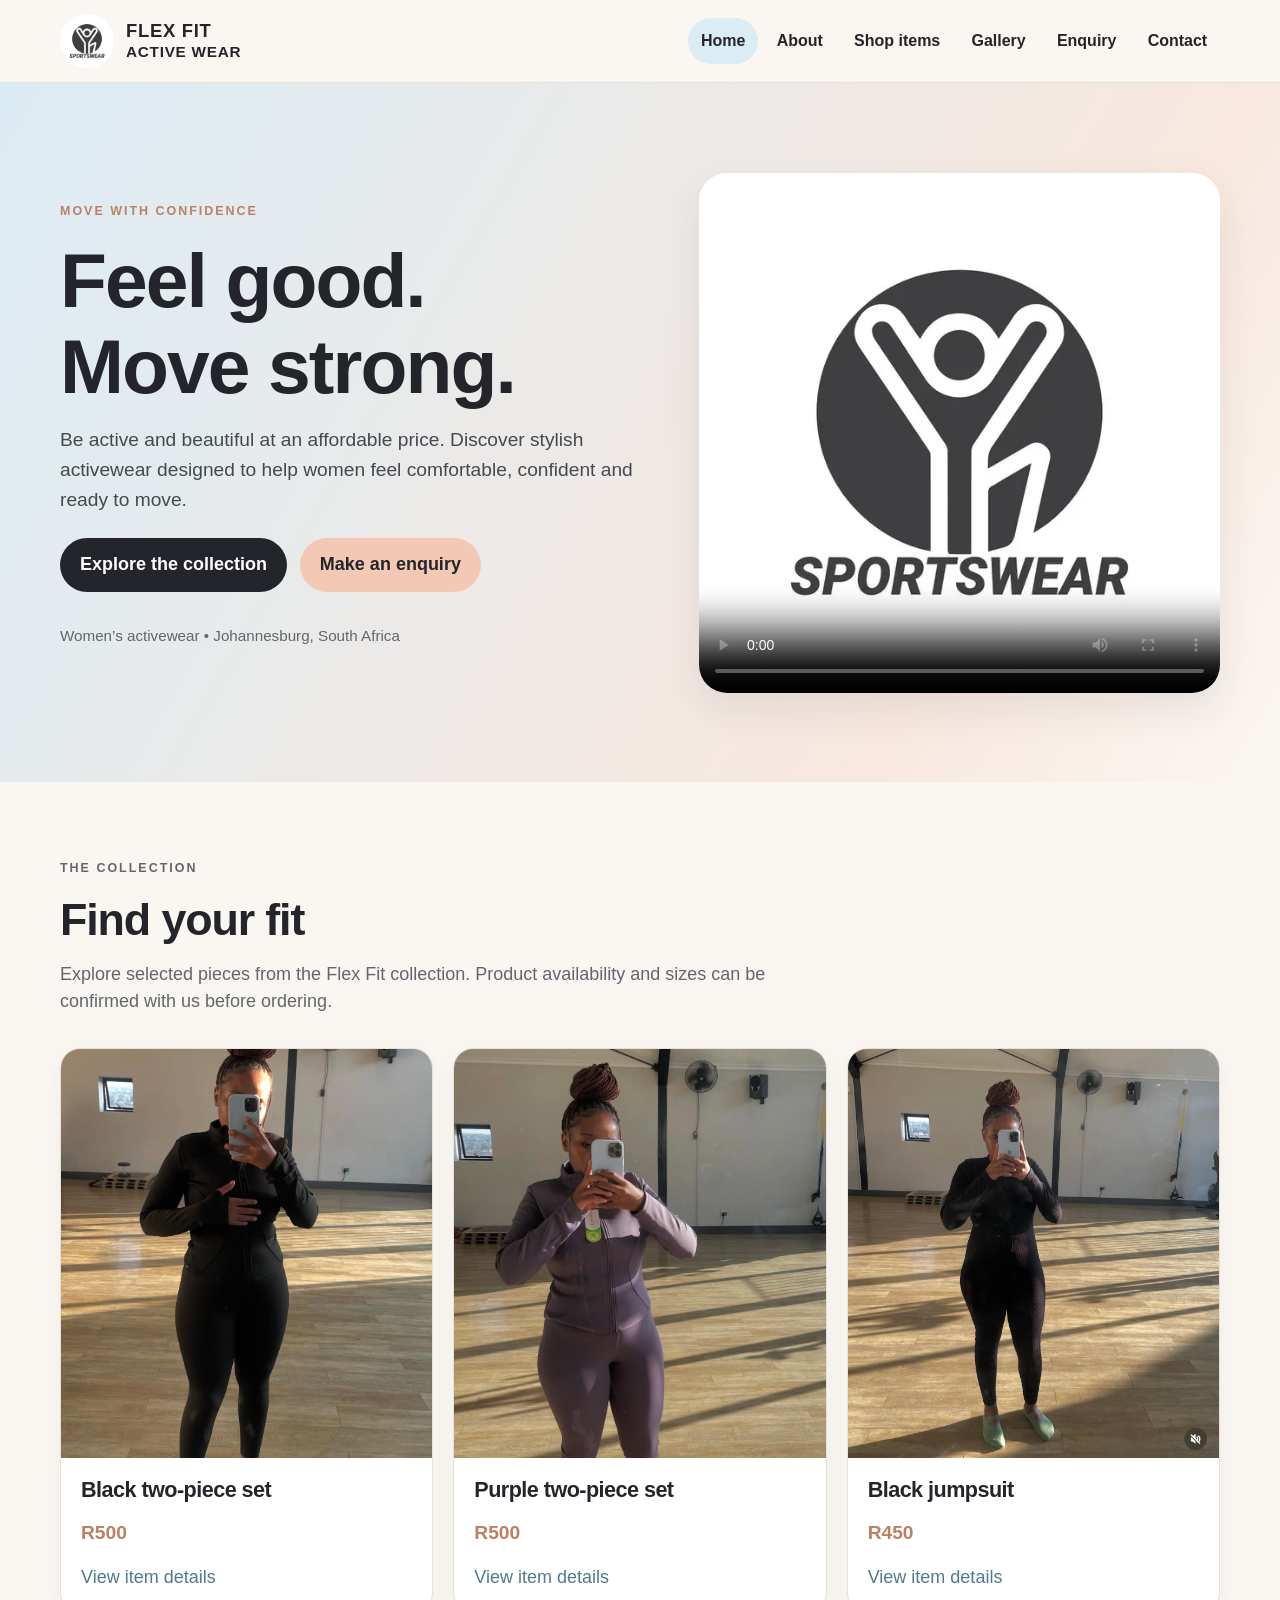
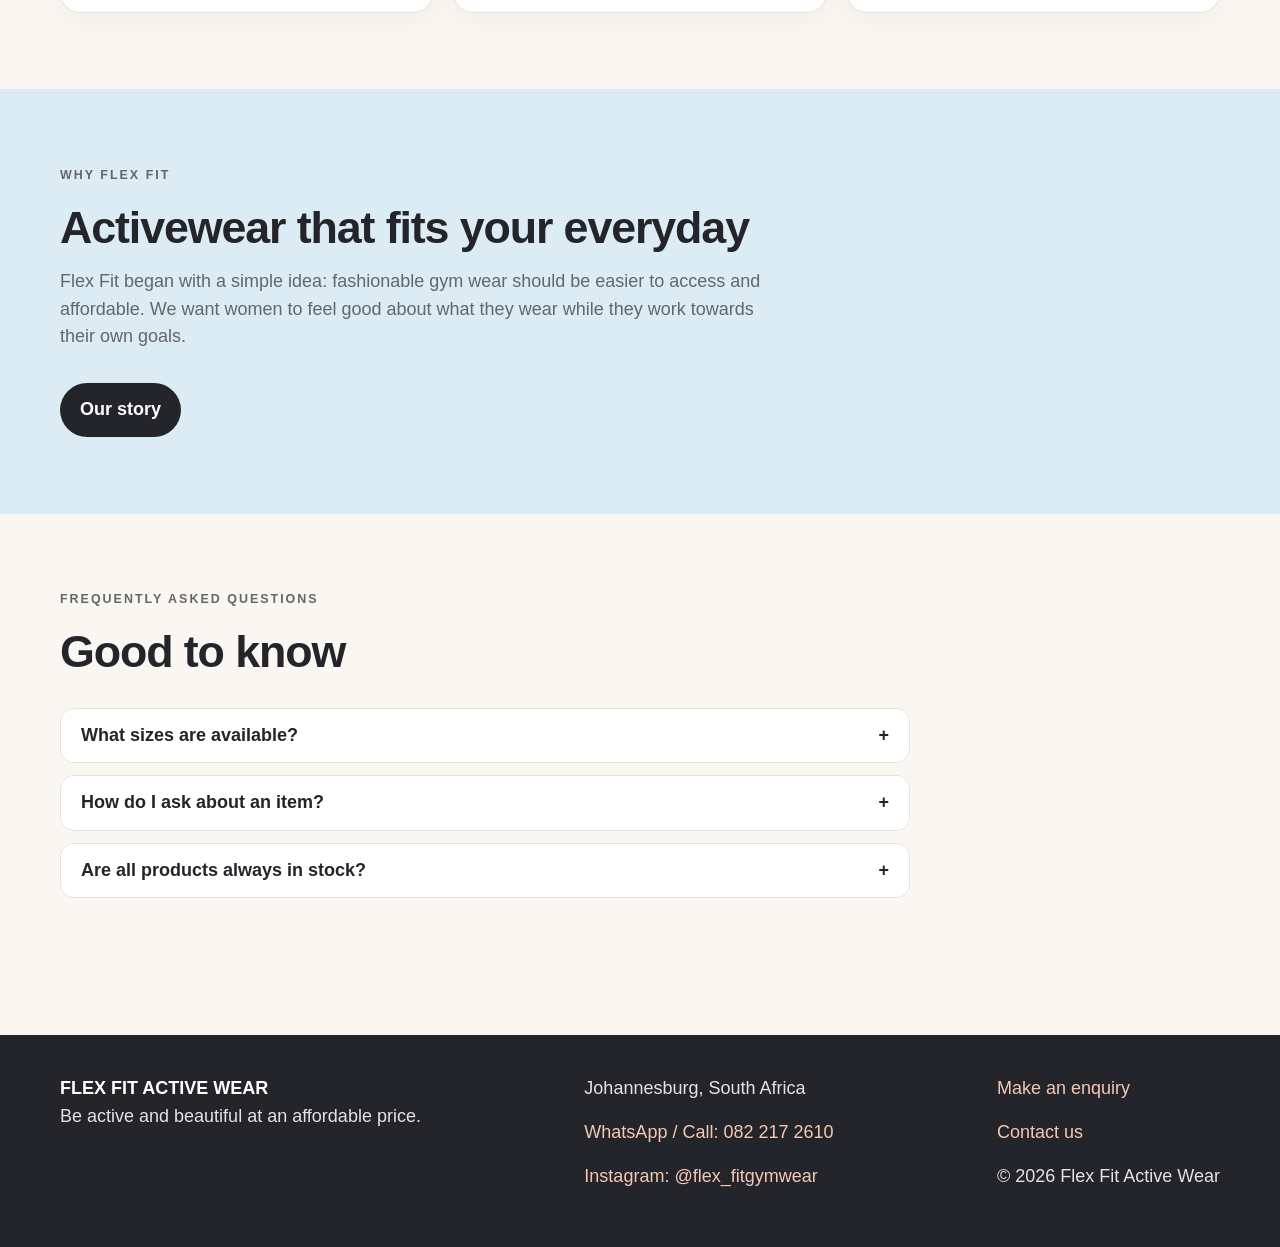
<file: index.html>
<!doctype html>
<html lang="en">
<head>
<meta charset="UTF-8">
<meta name="viewport" content="width=device-width, initial-scale=1.0">
<meta name="author" content="Phemelo Dithebe">
<meta name="keywords" content="Flex Fit Active Wear, affordable women's activewear, gym wear, Johannesburg, women's fitness clothing">
<link rel="stylesheet" href="css/style.css">
<script src="js/script.js" defer></script>
<title>Flex Fit Active Wear | Affordable Women’s Gym Wear</title>
<meta name="description" content="Discover affordable women’s activewear from Flex Fit Active Wear in Johannesburg. Browse gym sets, jumpsuits, sizes and prices, or send an enquiry.">
</head>
<body>
<a class="skip-link" href="#main">Skip to content</a>
<header class="site-header">
  <div class="header-inner">
    <a class="brand" href="index.html" aria-label="Flex Fit Active Wear home">
      <img src="images/flex-fit-activewear-brand-image.jpg" alt="Flex Fit Active Wear brand image">
      <span>FLEX FIT<br><small>ACTIVE WEAR</small></span>
    </a>
    <button class="nav-toggle" type="button" aria-expanded="false" aria-controls="primary-nav">Menu</button>
    <nav aria-label="Main navigation">
      <ul class="nav-links" id="primary-nav">
        <li><a href="index.html" data-page="index.html">Home</a></li>
        <li><a href="about.html" data-page="about.html">About</a></li>
        <li><a href="items.html" data-page="items.html">Shop items</a></li>
        <li><a href="images.html" data-page="images.html">Gallery</a></li>
        <li><a href="enquiry.html" data-page="enquiry.html">Enquiry</a></li>
        <li><a href="contact.html" data-page="contact.html">Contact</a></li>
      </ul>
    </nav>
  </div>
</header>
<main id="main">
<section class="hero">
  <div class="container hero-grid">
    <div>
      <p class="eyebrow">Move with confidence</p>
      <h1>Feel good.<br>Move strong.</h1>
      <p class="lead">Be active and beautiful at an affordable price. Discover stylish activewear designed to help women feel comfortable, confident and ready to move.</p>
      <div class="toolbar"><a class="button" href="items.html">Explore the collection</a><a class="button secondary" href="enquiry.html">Make an enquiry</a></div>
      <p class="meta">Women’s activewear • Johannesburg, South Africa</p>
    </div>
    <div class="hero-media">
      <video class="hero-video" controls preload="metadata" poster="images/flex-fit-activewear-brand-image.jpg">
        <source src="images/flex-fit-activewear-showcase.mp4" type="video/mp4">
        Your browser does not support the video element.
      </video>
    </div>
  </div>
</section>
<section class="section">
  <div class="container">
    <div class="section-heading"><p class="eyebrow">The collection</p><h2>Find your fit</h2><p>Explore selected pieces from the Flex Fit collection. Product availability and sizes can be confirmed with us before ordering.</p></div>
    <div class="grid">
      <article class="card product-card"><img src="images/black-activewear-two-piece-set.jpeg" alt="Black long-sleeve activewear two-piece set"><div class="card-body"><h3>Black two-piece set</h3><p class="price">R500</p><a href="items.html">View item details</a></div></article>
      <article class="card product-card"><img src="images/purple-activewear-two-piece-set.jpeg" alt="Purple long-sleeve activewear two-piece set"><div class="card-body"><h3>Purple two-piece set</h3><p class="price">R500</p><a href="items.html">View item details</a></div></article>
      <article class="card product-card"><img src="images/black-activewear-jumpsuit.jpeg" alt="Black long-sleeve activewear jumpsuit"><div class="card-body"><h3>Black jumpsuit</h3><p class="price">R450</p><a href="items.html">View item details</a></div></article>
    </div>
  </div>
</section>
<section class="section" style="background:var(--blue)">
  <div class="container"><div class="section-heading"><p class="eyebrow">Why Flex Fit</p><h2>Activewear that fits your everyday</h2><p>Flex Fit began with a simple idea: fashionable gym wear should be easier to access and affordable. We want women to feel good about what they wear while they work towards their own goals.</p></div>
  <a class="button" href="about.html">Our story</a></div>
</section>
<section class="section">
 <div class="container"><div class="section-heading"><p class="eyebrow">Frequently asked questions</p><h2>Good to know</h2></div>
  <div class="faq-list">
   <div class="faq-item"><button class="faq-question" type="button" aria-expanded="false">What sizes are available? <span aria-hidden="true">+</span></button><div class="faq-answer" hidden>Sizes S, M, L and XL are listed for selected products. Please enquire to confirm the current size availability for the item you want.</div></div>
   <div class="faq-item"><button class="faq-question" type="button" aria-expanded="false">How do I ask about an item? <span aria-hidden="true">+</span></button><div class="faq-answer" hidden>Use the enquiry form, WhatsApp or Instagram. Include the product name and preferred size so we can assist.</div></div>
   <div class="faq-item"><button class="faq-question" type="button" aria-expanded="false">Are all products always in stock? <span aria-hidden="true">+</span></button><div class="faq-answer" hidden>Stock may change. Please contact Flex Fit to confirm availability before making arrangements to purchase.</div></div>
  </div>
 </div>
</section>
</main>
<footer class="site-footer">
  <div class="container footer-grid">
    <div><strong>FLEX FIT ACTIVE WEAR</strong><p>Be active and beautiful at an affordable price.</p></div>
    <div><p>Johannesburg, South Africa</p><p><a href="tel:+27822172610">WhatsApp / Call: 082 217 2610</a></p><p><a href="https://www.instagram.com/flex_fitgymwear/" target="_blank" rel="noopener">Instagram: @flex_fitgymwear</a></p></div>
    <div><p><a href="enquiry.html">Make an enquiry</a></p><p><a href="contact.html">Contact us</a></p><p>© <span data-year></span> Flex Fit Active Wear</p></div>
  </div>
</footer>
</body>
</html>
</file>
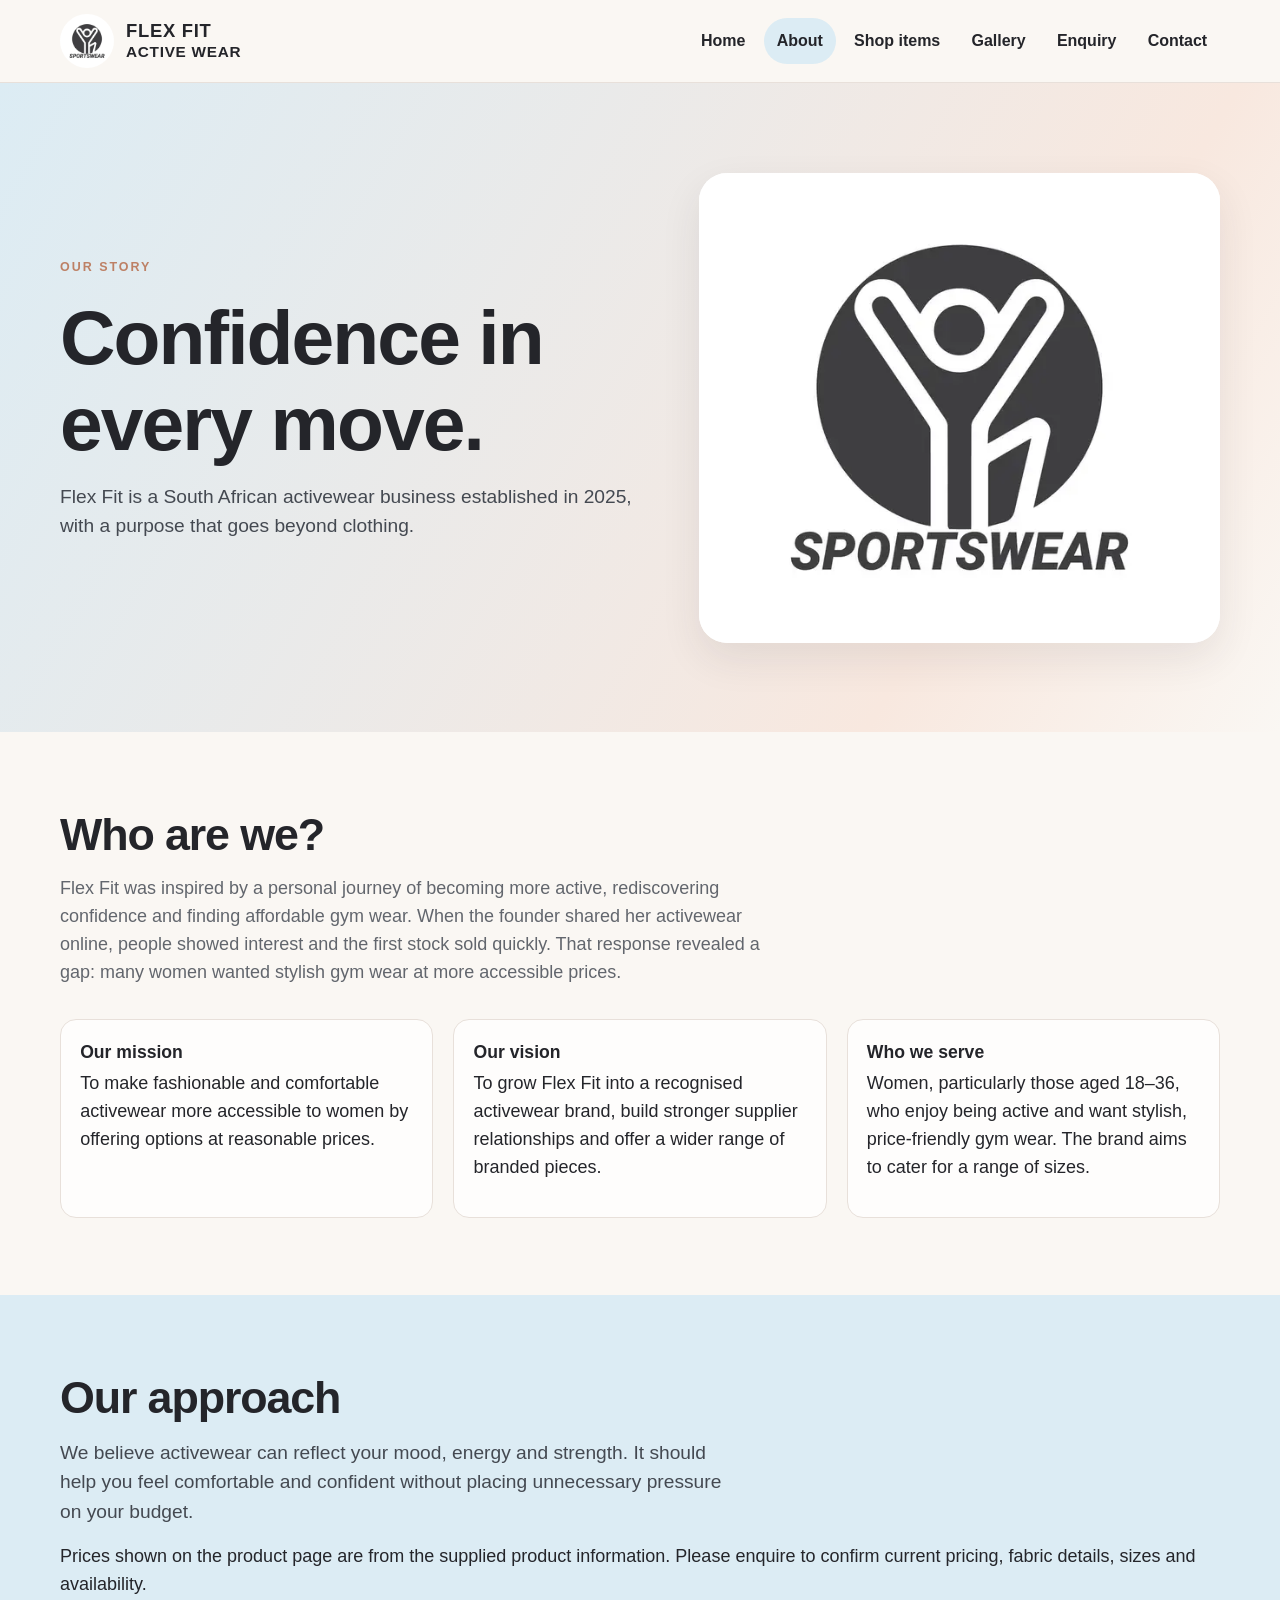
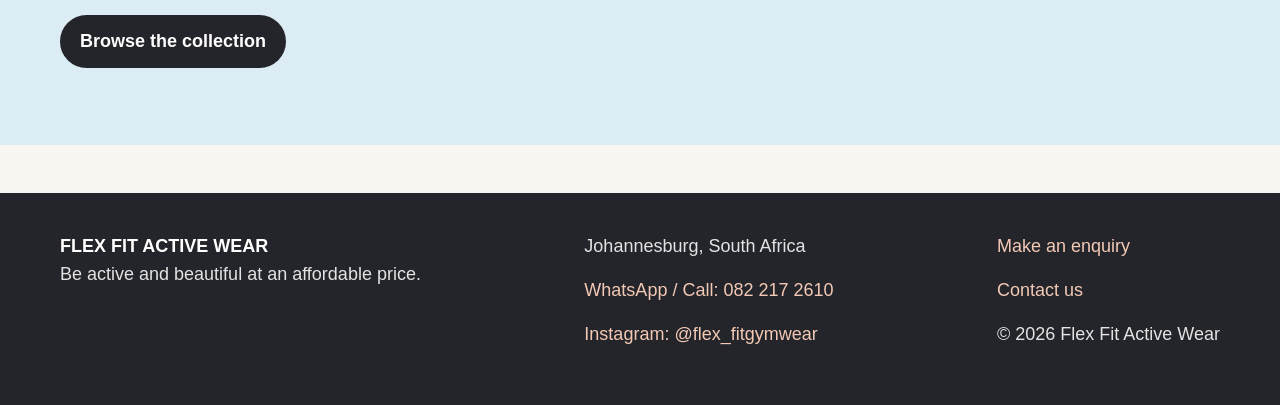
<file: about.html>
<!doctype html>
<html lang="en">
<head>
<meta charset="UTF-8">
<meta name="viewport" content="width=device-width, initial-scale=1.0">
<meta name="author" content="Phemelo Dithebe">
<meta name="keywords" content="Flex Fit Active Wear, affordable women's activewear, gym wear, Johannesburg, women's fitness clothing">
<link rel="stylesheet" href="css/style.css">
<script src="js/script.js" defer></script>
<title>About Flex Fit Active Wear | Our Story</title>
<meta name="description" content="Learn about Flex Fit Active Wear, a Johannesburg small business focused on affordable, fashionable and comfortable women’s gym wear.">
</head>
<body>
<a class="skip-link" href="#main">Skip to content</a>
<header class="site-header">
  <div class="header-inner">
    <a class="brand" href="index.html" aria-label="Flex Fit Active Wear home">
      <img src="images/flex-fit-activewear-brand-image.jpg" alt="Flex Fit Active Wear brand image">
      <span>FLEX FIT<br><small>ACTIVE WEAR</small></span>
    </a>
    <button class="nav-toggle" type="button" aria-expanded="false" aria-controls="primary-nav">Menu</button>
    <nav aria-label="Main navigation">
      <ul class="nav-links" id="primary-nav">
        <li><a href="index.html" data-page="index.html">Home</a></li>
        <li><a href="about.html" data-page="about.html">About</a></li>
        <li><a href="items.html" data-page="items.html">Shop items</a></li>
        <li><a href="images.html" data-page="images.html">Gallery</a></li>
        <li><a href="enquiry.html" data-page="enquiry.html">Enquiry</a></li>
        <li><a href="contact.html" data-page="contact.html">Contact</a></li>
      </ul>
    </nav>
  </div>
</header>
<main id="main">
<section class="hero"><div class="container hero-grid"><div><p class="eyebrow">Our story</p><h1>Confidence in every move.</h1><p class="lead">Flex Fit is a South African activewear business established in 2025, with a purpose that goes beyond clothing.</p></div><div class="hero-media"><img src="images/flex-fit-activewear-brand-image.jpg" alt="Flex Fit Active Wear brand image"></div></div></section>
<section class="section"><div class="container">
 <div class="section-heading"><h2>Who are we?</h2><p>Flex Fit was inspired by a personal journey of becoming more active, rediscovering confidence and finding affordable gym wear. When the founder shared her activewear online, people showed interest and the first stock sold quickly. That response revealed a gap: many women wanted stylish gym wear at more accessible prices.</p></div>
 <div class="grid">
  <article class="feature"><strong>Our mission</strong><p>To make fashionable and comfortable activewear more accessible to women by offering options at reasonable prices.</p></article>
  <article class="feature"><strong>Our vision</strong><p>To grow Flex Fit into a recognised activewear brand, build stronger supplier relationships and offer a wider range of branded pieces.</p></article>
  <article class="feature"><strong>Who we serve</strong><p>Women, particularly those aged 18–36, who enjoy being active and want stylish, price-friendly gym wear. The brand aims to cater for a range of sizes.</p></article>
 </div>
</div></section>
<section class="section" style="background:var(--blue)"><div class="container"><h2>Our approach</h2><p class="lead">We believe activewear can reflect your mood, energy and strength. It should help you feel comfortable and confident without placing unnecessary pressure on your budget.</p><p>Prices shown on the product page are from the supplied product information. Please enquire to confirm current pricing, fabric details, sizes and availability.</p><a class="button" href="items.html">Browse the collection</a></div></section>
</main>
<footer class="site-footer">
  <div class="container footer-grid">
    <div><strong>FLEX FIT ACTIVE WEAR</strong><p>Be active and beautiful at an affordable price.</p></div>
    <div><p>Johannesburg, South Africa</p><p><a href="tel:+27822172610">WhatsApp / Call: 082 217 2610</a></p><p><a href="https://www.instagram.com/flex_fitgymwear/" target="_blank" rel="noopener">Instagram: @flex_fitgymwear</a></p></div>
    <div><p><a href="enquiry.html">Make an enquiry</a></p><p><a href="contact.html">Contact us</a></p><p>© <span data-year></span> Flex Fit Active Wear</p></div>
  </div>
</footer>
</body>
</html>
</file>
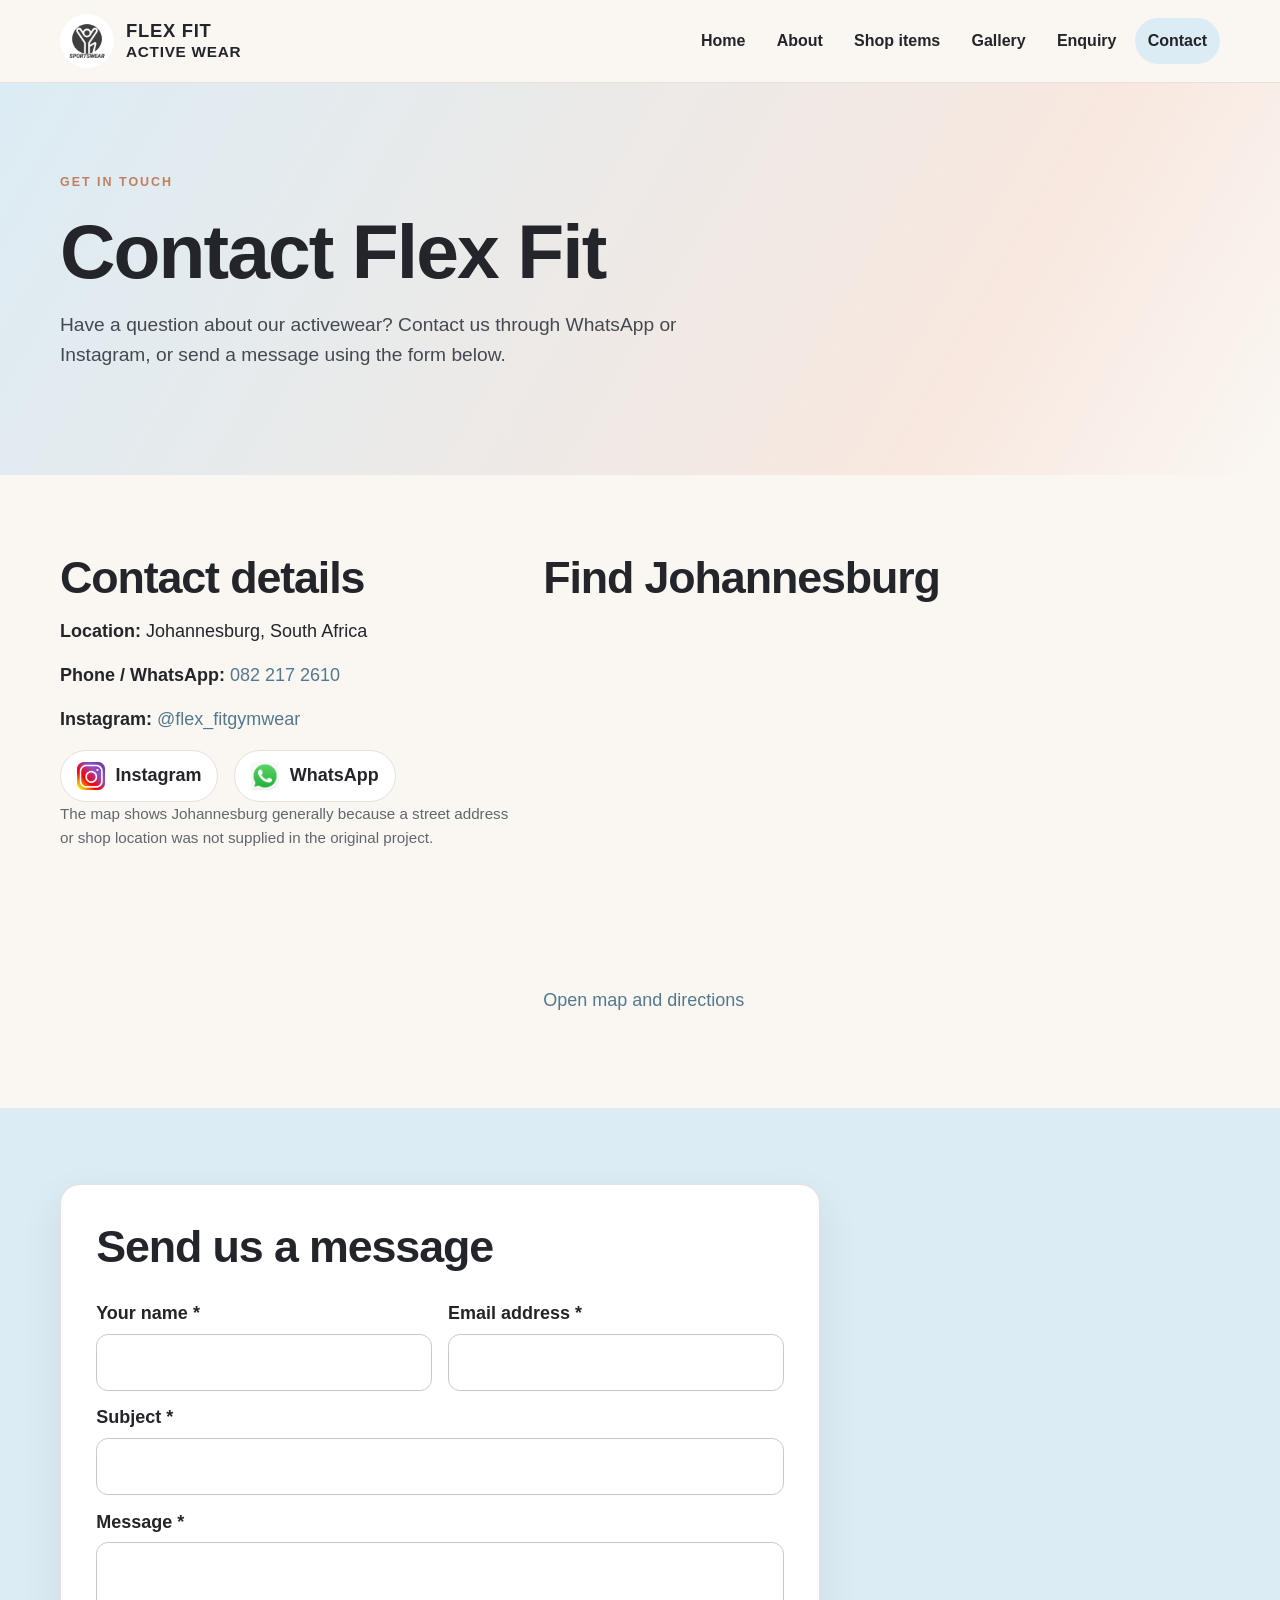
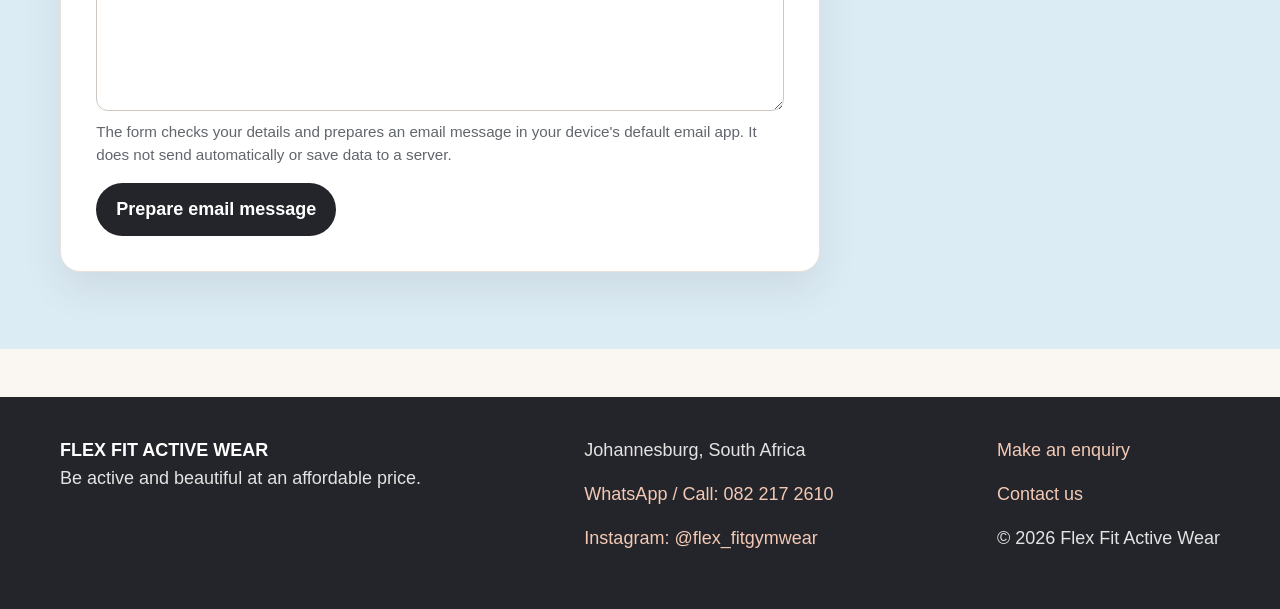
<file: contact.html>
<!doctype html>
<html lang="en">
<head>
<meta charset="UTF-8">
<meta name="viewport" content="width=device-width, initial-scale=1.0">
<meta name="author" content="Phemelo Dithebe">
<meta name="keywords" content="Flex Fit Active Wear, affordable women's activewear, gym wear, Johannesburg, women's fitness clothing">
<link rel="stylesheet" href="css/style.css">
<script src="js/script.js" defer></script>
<title>Contact Flex Fit Active Wear | Johannesburg</title>
<meta name="description" content="Contact Flex Fit Active Wear in Johannesburg by phone, WhatsApp or Instagram. Send a message or view the approximate Johannesburg map area.">
</head>
<body>
<a class="skip-link" href="#main">Skip to content</a>
<header class="site-header">
  <div class="header-inner">
    <a class="brand" href="index.html" aria-label="Flex Fit Active Wear home">
      <img src="images/flex-fit-activewear-brand-image.jpg" alt="Flex Fit Active Wear brand image">
      <span>FLEX FIT<br><small>ACTIVE WEAR</small></span>
    </a>
    <button class="nav-toggle" type="button" aria-expanded="false" aria-controls="primary-nav">Menu</button>
    <nav aria-label="Main navigation">
      <ul class="nav-links" id="primary-nav">
        <li><a href="index.html" data-page="index.html">Home</a></li>
        <li><a href="about.html" data-page="about.html">About</a></li>
        <li><a href="items.html" data-page="items.html">Shop items</a></li>
        <li><a href="images.html" data-page="images.html">Gallery</a></li>
        <li><a href="enquiry.html" data-page="enquiry.html">Enquiry</a></li>
        <li><a href="contact.html" data-page="contact.html">Contact</a></li>
      </ul>
    </nav>
  </div>
</header>
<main id="main">
<section class="hero"><div class="container"><p class="eyebrow">Get in touch</p><h1>Contact Flex Fit</h1><p class="lead">Have a question about our activewear? Contact us through WhatsApp or Instagram, or send a message using the form below.</p></div></section>
<section class="section"><div class="container contact-grid">
 <div><h2>Contact details</h2><p><strong>Location:</strong> Johannesburg, South Africa</p><p><strong>Phone / WhatsApp:</strong> <a href="tel:+27822172610">082 217 2610</a></p><p><strong>Instagram:</strong> <a href="https://www.instagram.com/flex_fitgymwear/" target="_blank" rel="noopener">@flex_fitgymwear</a></p>
  <div class="social-links"><a class="social-link" href="https://www.instagram.com/flex_fitgymwear/" target="_blank" rel="noopener"><img src="images/instagram-logo.png" alt=""> Instagram</a><a class="social-link" href="https://wa.me/27822172610" target="_blank" rel="noopener"><img src="images/whatsapp-logo.png" alt=""> WhatsApp</a></div>
  <p class="form-note">The map shows Johannesburg generally because a street address or shop location was not supplied in the original project.</p>
 </div>
 <div><h2>Find Johannesburg</h2><iframe class="map-frame" title="Map showing Johannesburg, South Africa" src="https://www.google.com/maps?q=Johannesburg%2C%20South%20Africa&output=embed" loading="lazy" referrerpolicy="no-referrer-when-downgrade" allowfullscreen></iframe><p><a href="https://www.google.com/maps/search/?api=1&query=Johannesburg%2C%20South%20Africa" target="_blank" rel="noopener">Open map and directions</a></p></div>
</div></section>
<section class="section" style="background:var(--blue)"><div class="container">
 <form class="form-card" id="contact-form" novalidate><h2>Send us a message</h2>
  <div class="form-grid">
   <div><label for="contact-name">Your name *</label><input id="contact-name" name="name" required minlength="2"><small class="field-error" id="contact-name-error"></small></div>
   <div><label for="contact-email">Email address *</label><input id="contact-email" name="email" type="email" required><small class="field-error" id="contact-email-error"></small></div>
  </div>
  <label for="contact-subject">Subject *</label><input id="contact-subject" name="subject" required minlength="3"><small class="field-error" id="contact-subject-error"></small>
  <label for="contact-message">Message *</label><textarea id="contact-message" name="message" rows="5" required minlength="10"></textarea><small class="field-error" id="contact-message-error"></small>
  <p class="form-note">The form checks your details and prepares an email message in your device's default email app. It does not send automatically or save data to a server.</p>
  <button type="submit">Prepare email message</button>
  <div class="form-status" id="contact-status" role="status" aria-live="polite"></div>
  <div id="contact-email-action" hidden><a class="button secondary" id="open-email" href="#">Open prepared email</a><button type="button" class="button outline" id="copy-contact">Copy message</button></div>
 </form>
</div></section>
</main>
<footer class="site-footer">
  <div class="container footer-grid">
    <div><strong>FLEX FIT ACTIVE WEAR</strong><p>Be active and beautiful at an affordable price.</p></div>
    <div><p>Johannesburg, South Africa</p><p><a href="tel:+27822172610">WhatsApp / Call: 082 217 2610</a></p><p><a href="https://www.instagram.com/flex_fitgymwear/" target="_blank" rel="noopener">Instagram: @flex_fitgymwear</a></p></div>
    <div><p><a href="enquiry.html">Make an enquiry</a></p><p><a href="contact.html">Contact us</a></p><p>© <span data-year></span> Flex Fit Active Wear</p></div>
  </div>
</footer>
</body>
</html>
</file>
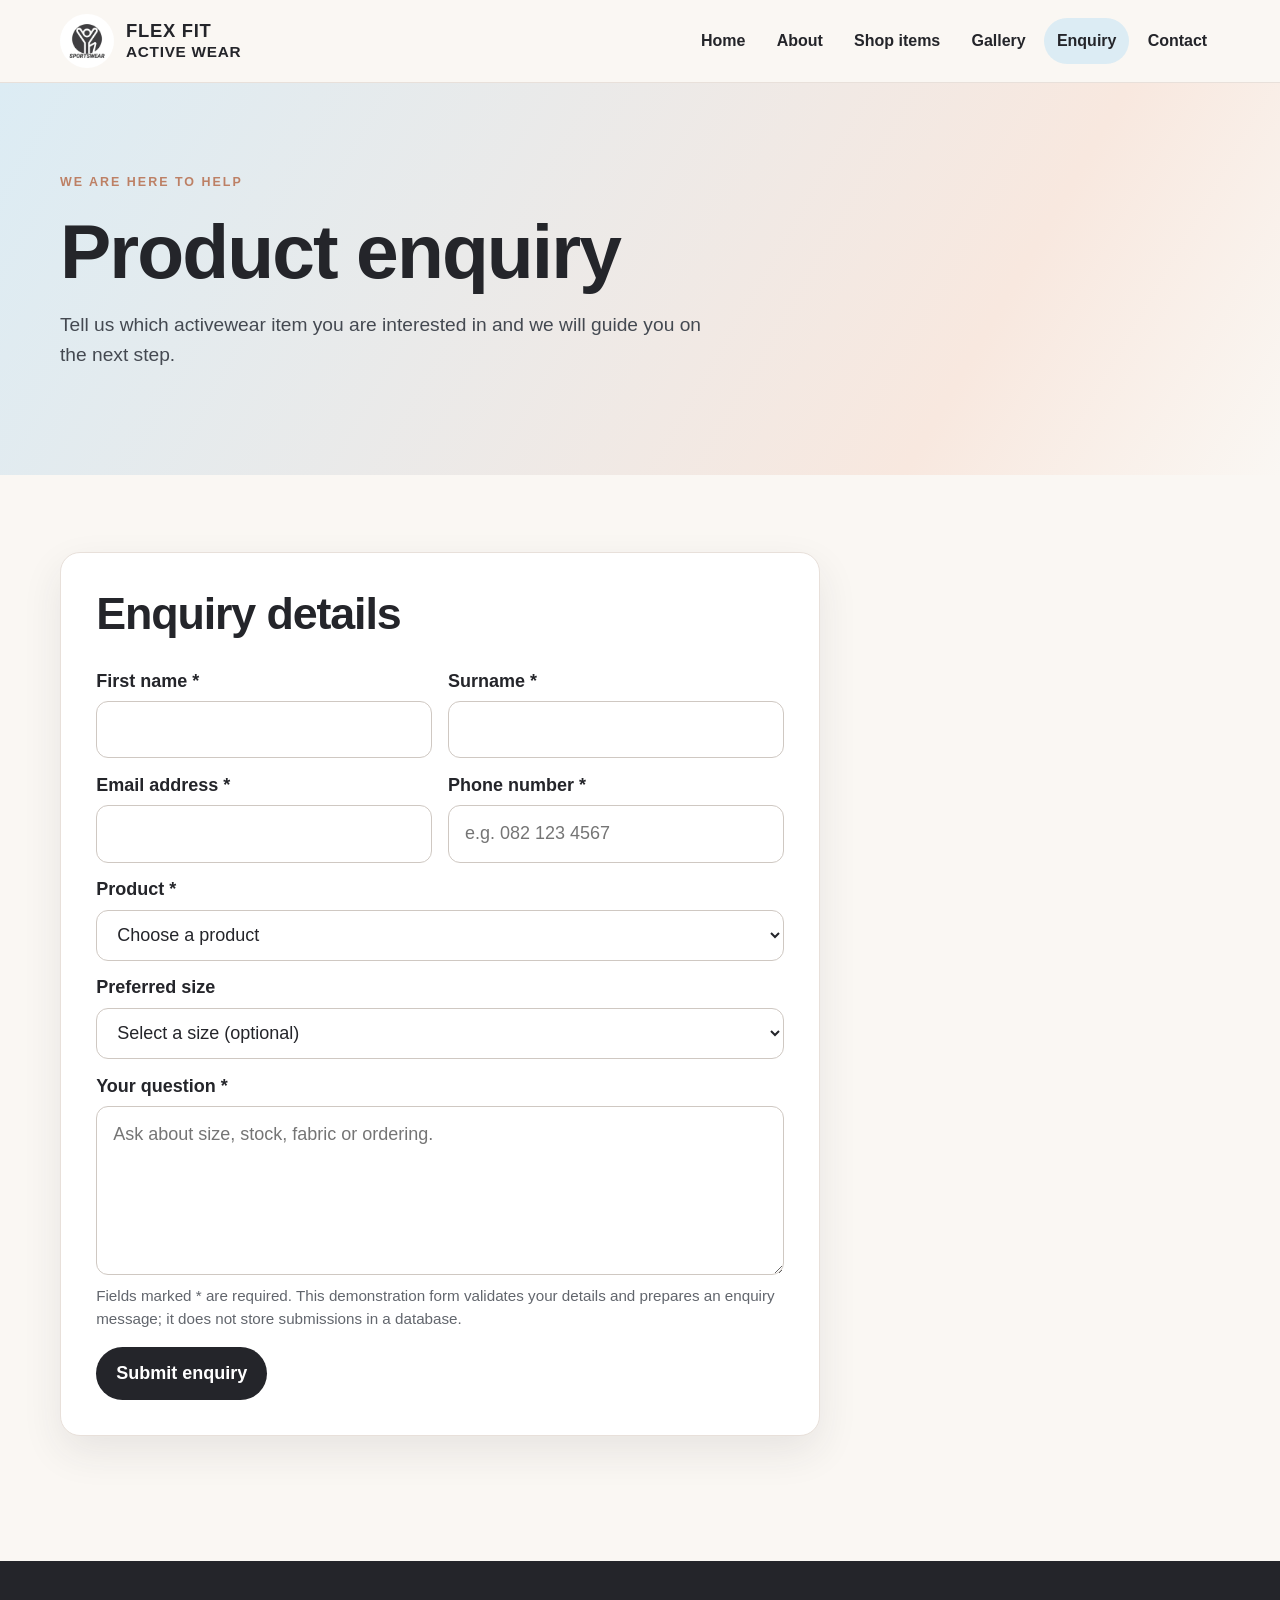
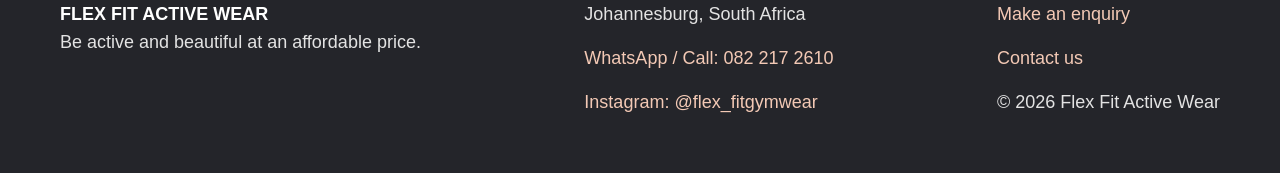
<file: enquiry.html>
<!doctype html>
<html lang="en">
<head>
<meta charset="UTF-8">
<meta name="viewport" content="width=device-width, initial-scale=1.0">
<meta name="author" content="Phemelo Dithebe">
<meta name="keywords" content="Flex Fit Active Wear, affordable women's activewear, gym wear, Johannesburg, women's fitness clothing">
<link rel="stylesheet" href="css/style.css">
<script src="js/script.js" defer></script>
<title>Make an Enquiry | Flex Fit Active Wear</title>
<meta name="description" content="Send Flex Fit Active Wear an enquiry about products, sizes, prices and availability. Complete the form for an immediate on-page response.">
</head>
<body>
<a class="skip-link" href="#main">Skip to content</a>
<header class="site-header">
  <div class="header-inner">
    <a class="brand" href="index.html" aria-label="Flex Fit Active Wear home">
      <img src="images/flex-fit-activewear-brand-image.jpg" alt="Flex Fit Active Wear brand image">
      <span>FLEX FIT<br><small>ACTIVE WEAR</small></span>
    </a>
    <button class="nav-toggle" type="button" aria-expanded="false" aria-controls="primary-nav">Menu</button>
    <nav aria-label="Main navigation">
      <ul class="nav-links" id="primary-nav">
        <li><a href="index.html" data-page="index.html">Home</a></li>
        <li><a href="about.html" data-page="about.html">About</a></li>
        <li><a href="items.html" data-page="items.html">Shop items</a></li>
        <li><a href="images.html" data-page="images.html">Gallery</a></li>
        <li><a href="enquiry.html" data-page="enquiry.html">Enquiry</a></li>
        <li><a href="contact.html" data-page="contact.html">Contact</a></li>
      </ul>
    </nav>
  </div>
</header>
<main id="main">
<section class="hero"><div class="container"><p class="eyebrow">We are here to help</p><h1>Product enquiry</h1><p class="lead">Tell us which activewear item you are interested in and we will guide you on the next step.</p></div></section>
<section class="section"><div class="container">
 <form class="form-card" id="enquiry-form" novalidate>
  <h2>Enquiry details</h2>
  <div class="form-grid">
   <div><label for="first-name">First name *</label><input id="first-name" name="firstName" autocomplete="given-name" required minlength="2"><small class="field-error" id="first-name-error"></small></div>
   <div><label for="surname">Surname *</label><input id="surname" name="surname" autocomplete="family-name" required minlength="2"><small class="field-error" id="surname-error"></small></div>
   <div><label for="email">Email address *</label><input id="email" name="email" type="email" autocomplete="email" required><small class="field-error" id="email-error"></small></div>
   <div><label for="phone">Phone number *</label><input id="phone" name="phone" type="tel" inputmode="tel" placeholder="e.g. 082 123 4567" required pattern="(\+27|0)[0-9\s-]{9,13}"><small class="field-error" id="phone-error"></small></div>
  </div>
  <label for="product">Product *</label><select id="product" name="product" required><option value="">Choose a product</option><option>Black two-piece set</option><option>Purple two-piece set</option><option>Short set</option><option>Black jumpsuit</option><option>Other / general question</option></select><small class="field-error" id="product-error"></small>
  <label for="size">Preferred size</label><select id="size" name="size"><option value="">Select a size (optional)</option><option>Small (S)</option><option>Medium (M)</option><option>Large (L)</option><option>Extra Large (XL)</option><option>Not sure yet</option></select>
  <label for="message">Your question *</label><textarea id="message" name="message" rows="5" required minlength="10" placeholder="Ask about size, stock, fabric or ordering."></textarea><small class="field-error" id="message-error"></small>
  <p class="form-note">Fields marked * are required. This demonstration form validates your details and prepares an enquiry message; it does not store submissions in a database.</p>
  <button type="submit">Submit enquiry</button>
  <div class="form-status" id="enquiry-status" role="status" aria-live="polite"></div>
  <div id="enquiry-actions" hidden><p>Your enquiry is ready. You can send it to Flex Fit using WhatsApp or copy the message.</p><a class="button secondary" id="enquiry-whatsapp" target="_blank" rel="noopener">Continue on WhatsApp</a><button class="button outline" type="button" id="copy-enquiry">Copy enquiry</button></div>
 </form>
</div></section>
</main>
<footer class="site-footer">
  <div class="container footer-grid">
    <div><strong>FLEX FIT ACTIVE WEAR</strong><p>Be active and beautiful at an affordable price.</p></div>
    <div><p>Johannesburg, South Africa</p><p><a href="tel:+27822172610">WhatsApp / Call: 082 217 2610</a></p><p><a href="https://www.instagram.com/flex_fitgymwear/" target="_blank" rel="noopener">Instagram: @flex_fitgymwear</a></p></div>
    <div><p><a href="enquiry.html">Make an enquiry</a></p><p><a href="contact.html">Contact us</a></p><p>© <span data-year></span> Flex Fit Active Wear</p></div>
  </div>
</footer>
</body>
</html>
</file>
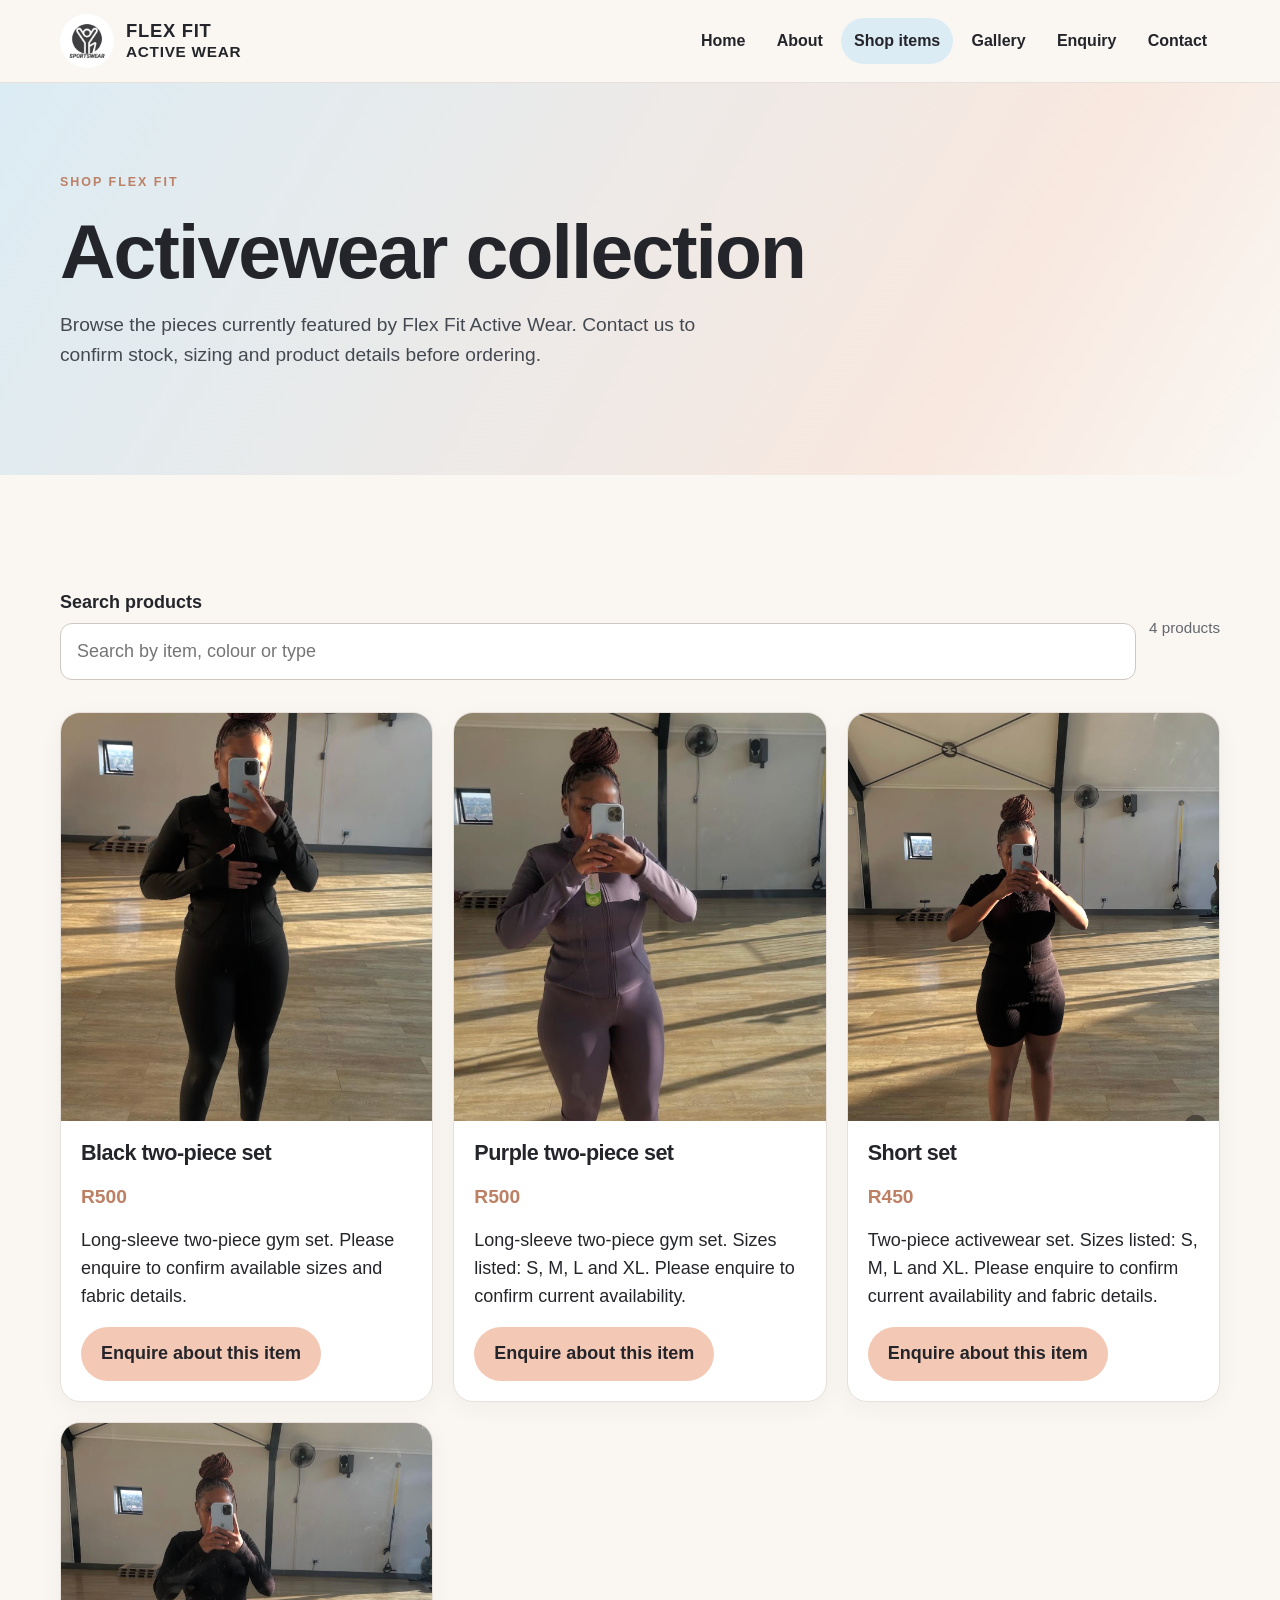
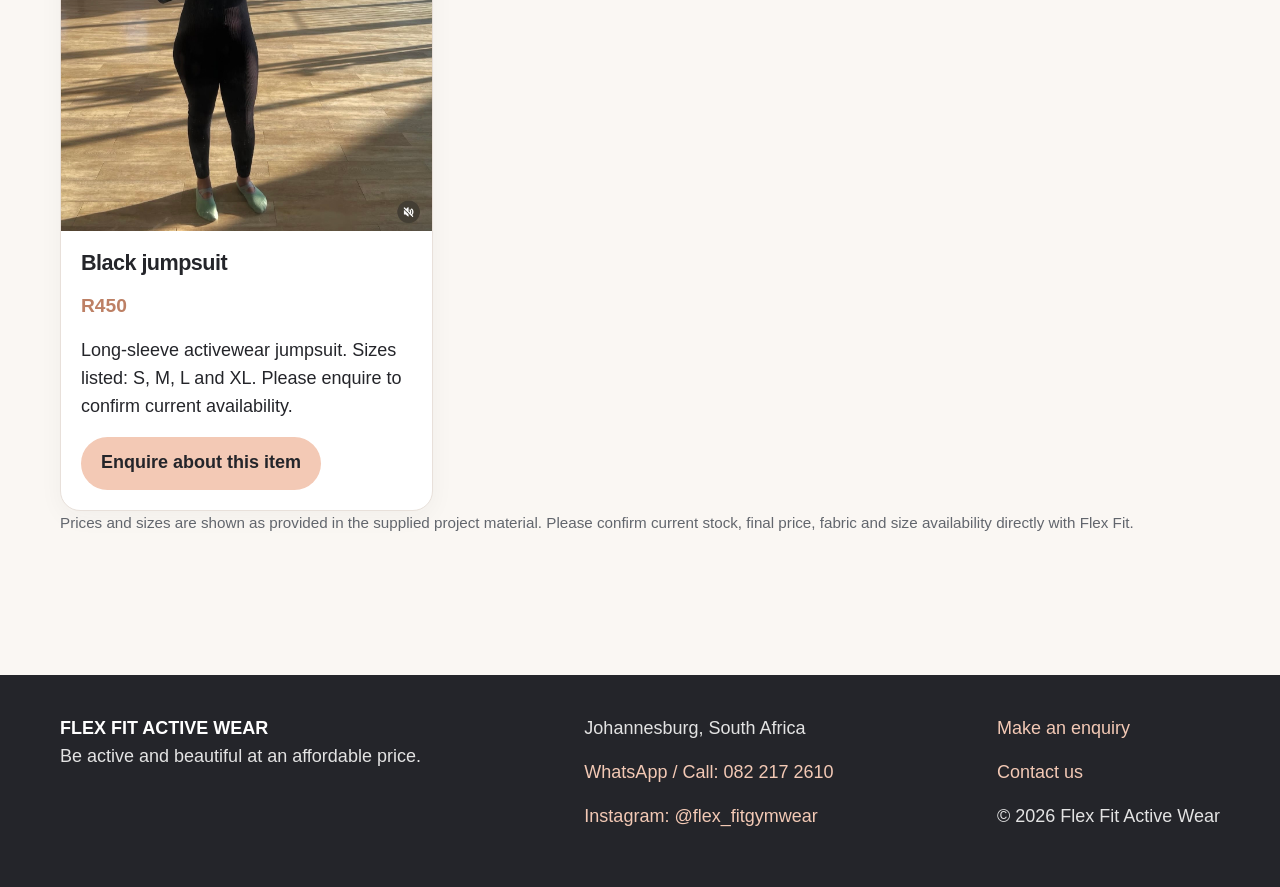
<file: items.html>
<!doctype html>
<html lang="en">
<head>
<meta charset="UTF-8">
<meta name="viewport" content="width=device-width, initial-scale=1.0">
<meta name="author" content="Phemelo Dithebe">
<meta name="keywords" content="Flex Fit Active Wear, affordable women's activewear, gym wear, Johannesburg, women's fitness clothing">
<link rel="stylesheet" href="css/style.css">
<script src="js/script.js" defer></script>
<title>Shop Women’s Gym Wear | Flex Fit Active Wear</title>
<meta name="description" content="Browse Flex Fit Active Wear products, including two-piece gym sets and jumpsuits. View listed prices and enquire about sizes and availability.">
</head>
<body>
<a class="skip-link" href="#main">Skip to content</a>
<header class="site-header">
  <div class="header-inner">
    <a class="brand" href="index.html" aria-label="Flex Fit Active Wear home">
      <img src="images/flex-fit-activewear-brand-image.jpg" alt="Flex Fit Active Wear brand image">
      <span>FLEX FIT<br><small>ACTIVE WEAR</small></span>
    </a>
    <button class="nav-toggle" type="button" aria-expanded="false" aria-controls="primary-nav">Menu</button>
    <nav aria-label="Main navigation">
      <ul class="nav-links" id="primary-nav">
        <li><a href="index.html" data-page="index.html">Home</a></li>
        <li><a href="about.html" data-page="about.html">About</a></li>
        <li><a href="items.html" data-page="items.html">Shop items</a></li>
        <li><a href="images.html" data-page="images.html">Gallery</a></li>
        <li><a href="enquiry.html" data-page="enquiry.html">Enquiry</a></li>
        <li><a href="contact.html" data-page="contact.html">Contact</a></li>
      </ul>
    </nav>
  </div>
</header>
<main id="main">
<section class="hero"><div class="container"><p class="eyebrow">Shop Flex Fit</p><h1>Activewear collection</h1><p class="lead">Browse the pieces currently featured by Flex Fit Active Wear. Contact us to confirm stock, sizing and product details before ordering.</p></div></section>
<section class="section"><div class="container">
 <div class="toolbar"><div class="search-field"><label for="product-search">Search products</label><input id="product-search" type="search" placeholder="Search by item, colour or type" autocomplete="off"></div><span class="meta" id="search-count" aria-live="polite">4 products</span></div>
 <div class="grid" id="product-grid"><article class="card product-card product-item" data-search="black gym set two piece long sleeve black two-piece set"><img src="images/black-activewear-two-piece-set.jpeg" alt="Black two-piece set from Flex Fit Active Wear"><div class="card-body"><h3>Black two-piece set</h3><p class="price">R500</p><p>Long-sleeve two-piece gym set. Please enquire to confirm available sizes and fabric details.</p><a class="button secondary" href="enquiry.html?product=Black%20two-piece%20set">Enquire about this item</a></div></article><article class="card product-card product-item" data-search="purple gym set two piece purple two-piece set"><img src="images/purple-activewear-two-piece-set.jpeg" alt="Purple two-piece set from Flex Fit Active Wear"><div class="card-body"><h3>Purple two-piece set</h3><p class="price">R500</p><p>Long-sleeve two-piece gym set. Sizes listed: S, M, L and XL. Please enquire to confirm current availability.</p><a class="button secondary" href="enquiry.html?product=Purple%20two-piece%20set">Enquire about this item</a></div></article><article class="card product-card product-item" data-search="short set gym wear short set"><img src="images/short-activewear-two-piece-set.jpeg" alt="Short set from Flex Fit Active Wear"><div class="card-body"><h3>Short set</h3><p class="price">R450</p><p>Two-piece activewear set. Sizes listed: S, M, L and XL. Please enquire to confirm current availability and fabric details.</p><a class="button secondary" href="enquiry.html?product=Short%20set">Enquire about this item</a></div></article><article class="card product-card product-item" data-search="black jumpsuit activewear black jumpsuit"><img src="images/black-activewear-jumpsuit.jpeg" alt="Black jumpsuit from Flex Fit Active Wear"><div class="card-body"><h3>Black jumpsuit</h3><p class="price">R450</p><p>Long-sleeve activewear jumpsuit. Sizes listed: S, M, L and XL. Please enquire to confirm current availability.</p><a class="button secondary" href="enquiry.html?product=Black%20jumpsuit">Enquire about this item</a></div></article></div><p class="empty-state" id="no-products" hidden>No products match your search. Try another word or contact us for help.</p>
 <p class="form-note">Prices and sizes are shown as provided in the supplied project material. Please confirm current stock, final price, fabric and size availability directly with Flex Fit.</p>
</div></section>
</main>
<footer class="site-footer">
  <div class="container footer-grid">
    <div><strong>FLEX FIT ACTIVE WEAR</strong><p>Be active and beautiful at an affordable price.</p></div>
    <div><p>Johannesburg, South Africa</p><p><a href="tel:+27822172610">WhatsApp / Call: 082 217 2610</a></p><p><a href="https://www.instagram.com/flex_fitgymwear/" target="_blank" rel="noopener">Instagram: @flex_fitgymwear</a></p></div>
    <div><p><a href="enquiry.html">Make an enquiry</a></p><p><a href="contact.html">Contact us</a></p><p>© <span data-year></span> Flex Fit Active Wear</p></div>
  </div>
</footer>
</body>
</html>
</file>
<file: css/style.css>
:root {
  --ink: #24252a;
  --muted: #62666d;
  --blue: #dcecf4;
  --blue-deep: #54788c;
  --peach: #f3c9b5;
  --peach-deep: #bd8065;
  --cream: #faf7f3;
  --white: #fff;
  --line: #e8e0da;
  --shadow: 0 16px 40px rgba(42, 47, 54, .09);
  --radius: 20px;
}
* { box-sizing: border-box; }
html { scroll-behavior: smooth; }
body {
  margin: 0; color: var(--ink); background: var(--cream);
  font-family: Calibri, "Segoe UI", Arial, sans-serif; font-size: 18px; line-height: 1.55;
}
img, video { max-width: 100%; display: block; }
a { color: var(--blue-deep); text-decoration: none; }
a:hover, a:focus-visible { text-decoration: underline; }
button, input, select, textarea { font: inherit; }
button, .button {
  display: inline-flex; align-items: center; justify-content: center; gap: .5rem;
  border: 0; border-radius: 999px; padding: .8rem 1.25rem; cursor: pointer;
  background: var(--ink); color: white; font-weight: 700; transition: transform .2s, background .2s;
}
button:hover, .button:hover { transform: translateY(-2px); background: var(--blue-deep); text-decoration: none; }
.button.secondary { background: var(--peach); color: var(--ink); }
.button.outline { background: transparent; color: var(--ink); border: 1px solid var(--ink); }
.skip-link { position: absolute; left: -9999px; top: 0; background: white; padding: .75rem; z-index: 1000; }
.skip-link:focus { left: 1rem; }
.site-header { position: sticky; top: 0; z-index: 50; background: rgba(250,247,243,.94); backdrop-filter: blur(12px); border-bottom: 1px solid var(--line); }
.header-inner { width: min(1160px, 92%); margin: auto; min-height: 82px; display: flex; align-items: center; justify-content: space-between; gap: 1rem; }
.brand { display: flex; align-items: center; gap: .75rem; color: var(--ink); font-weight: 800; letter-spacing: .04em; }
.brand img { width: 54px; height: 54px; object-fit: cover; border-radius: 50%; }
.brand span { font-size: 1.15rem; line-height: 1.1; }
.nav-toggle { display: none; }
.nav-links { display: flex; align-items: center; gap: .35rem; list-style: none; padding: 0; margin: 0; }
.nav-links a { display: block; padding: .65rem .8rem; color: var(--ink); font-size: 1rem; font-weight: 700; border-radius: 999px; }
.nav-links a[aria-current="page"], .nav-links a:hover { background: var(--blue); text-decoration: none; }
.container { width: min(1160px, 92%); margin: auto; }
main { min-height: 60vh; }
.hero { padding: clamp(3rem, 7vw, 6rem) 0; background: linear-gradient(120deg, var(--blue), #f8e8df 75%, var(--cream)); }
.hero-grid { display: grid; grid-template-columns: 1.05fr .95fr; align-items: center; gap: clamp(2rem, 5vw, 4rem); }
.eyebrow { text-transform: uppercase; letter-spacing: .16em; font-size: .78rem; font-weight: 800; color: var(--peach-deep); }
h1, h2, h3 { line-height: 1.12; margin: 0 0 1rem; letter-spacing: -.025em; }
h1 { font-size: clamp(2.5rem, 6vw, 4.8rem); }
h2 { font-size: clamp(1.8rem, 4vw, 2.8rem); }
h3 { font-size: 1.35rem; }
p { margin: 0 0 1rem; }
.lead { font-size: 1.2rem; color: #444951; max-width: 62ch; }
.hero-media { border-radius: 28px; overflow: hidden; box-shadow: var(--shadow); background: var(--white); }
.hero-media img { width: 100%; max-height: 470px; object-fit: cover; }
.hero-video { width: 100%; max-height: 520px; object-fit: cover; background: #222; }
.section { padding: clamp(3rem, 6vw, 5rem) 0; }
.section-heading { max-width: 720px; margin-bottom: 2rem; }
.section-heading p { color: var(--muted); }
.grid { display: grid; grid-template-columns: repeat(3, minmax(0,1fr)); gap: 1.25rem; }
.card { background: var(--white); border: 1px solid var(--line); border-radius: var(--radius); overflow: hidden; box-shadow: 0 6px 24px rgba(42,47,54,.045); }
.card-body { padding: 1.25rem; }
.product-card img { width: 100%; aspect-ratio: 4 / 4.4; object-fit: cover; background: var(--blue); }
.price { font-weight: 800; color: var(--peach-deep); font-size: 1.2rem; }
.meta { color: var(--muted); font-size: .95rem; }
.toolbar { display: flex; flex-wrap: wrap; align-items: center; gap: .8rem; margin: 1.5rem 0 2rem; }
.search-field { flex: 1 1 260px; position: relative; }
.search-field input { width: 100%; }
input, select, textarea { width: 100%; padding: .85rem 1rem; border: 1px solid #cfc8c2; border-radius: 12px; background: white; color: var(--ink); }
input:focus, select:focus, textarea:focus { outline: 3px solid rgba(84,120,140,.22); border-color: var(--blue-deep); }
label { display: block; font-weight: 700; margin: .85rem 0 .35rem; }
.form-card { max-width: 760px; padding: clamp(1.2rem, 4vw, 2.2rem); background: white; border: 1px solid var(--line); border-radius: var(--radius); box-shadow: var(--shadow); }
.form-grid { display: grid; grid-template-columns: 1fr 1fr; gap: 0 1rem; }
.field-error { min-height: 1.2em; color: #a33131; font-size: .9rem; }
.form-status { margin-top: 1rem; padding: .9rem 1rem; border-radius: 12px; background: var(--blue); }
.form-status:empty { display: none; }
.form-note { color: var(--muted); font-size: .95rem; }
.feature-strip { display: grid; grid-template-columns: repeat(3,1fr); gap: 1rem; margin-top: 2rem; }
.feature { background: rgba(255,255,255,.75); padding: 1.2rem; border-radius: 16px; border: 1px solid var(--line); }
.feature strong { display: block; font-size: 1.1rem; margin-bottom: .25rem; }
.gallery-grid { display: grid; grid-template-columns: repeat(3,1fr); gap: 1rem; }
.gallery-item { border: 0; padding: 0; display: block; width: 100%; background: transparent; border-radius: 18px; overflow: hidden; cursor: zoom-in; }
.gallery-item img { width: 100%; aspect-ratio: 1 / 1; object-fit: cover; transition: transform .3s; }
.gallery-item:hover img { transform: scale(1.04); }
.lightbox { position: fixed; inset: 0; z-index: 100; display: none; align-items: center; justify-content: center; padding: 2rem; background: rgba(15,18,22,.92); }
.lightbox.open { display: flex; }
.lightbox img { max-width: min(100%, 1000px); max-height: 82vh; object-fit: contain; }
.lightbox button { position: absolute; top: 1rem; right: 1rem; background: white; color: var(--ink); }
.lightbox-caption { color: white; text-align: center; position: absolute; bottom: 1rem; left: 1rem; right: 1rem; }
.faq-list { max-width: 850px; }
.faq-item { background: white; border: 1px solid var(--line); border-radius: 14px; margin: .75rem 0; overflow: hidden; }
.faq-question { width: 100%; display: flex; justify-content: space-between; text-align: left; border-radius: 0; background: white; color: var(--ink); }
.faq-answer { padding: 0 1.2rem 1.2rem; color: var(--muted); }
.map-frame { width: 100%; min-height: 360px; border: 0; border-radius: var(--radius); }
.contact-grid { display: grid; grid-template-columns: .8fr 1.2fr; gap: 2rem; align-items: start; }
.social-links { display: flex; flex-wrap: wrap; gap: 1rem; align-items: center; }
.social-link { display: inline-flex; align-items: center; gap: .65rem; padding: .7rem 1rem; border-radius: 999px; background: white; border: 1px solid var(--line); color: var(--ink); font-weight: 700; }
.social-link img { width: 28px; height: 28px; object-fit: contain; }
.site-footer { background: #24252a; color: white; padding: 2.5rem 0; margin-top: 3rem; }
.footer-grid { display: flex; justify-content: space-between; align-items: flex-start; gap: 2rem; flex-wrap: wrap; }
.site-footer a { color: #f3c9b5; }
.site-footer p { color: #e3e3e3; }
.notice { background: #fff3e9; border-left: 4px solid var(--peach-deep); padding: 1rem 1.2rem; border-radius: 0 12px 12px 0; }
.empty-state { padding: 2rem; text-align: center; color: var(--muted); background: white; border-radius: var(--radius); }
@media (max-width: 820px) {
  .hero-grid, .contact-grid { grid-template-columns: 1fr; }
  .grid, .gallery-grid { grid-template-columns: repeat(2,minmax(0,1fr)); }
  .nav-toggle { display: inline-flex; }
  .nav-links { display: none; position: absolute; top: 82px; left: 0; right: 0; padding: 1rem 4%; background: var(--cream); border-bottom: 1px solid var(--line); flex-direction: column; align-items: stretch; }
  .nav-links.open { display: flex; }
  .nav-links a { border-radius: 12px; }
}
@media (max-width: 560px) {
  body { font-size: 16px; }
  .grid, .gallery-grid, .feature-strip, .form-grid { grid-template-columns: 1fr; }
  .header-inner { min-height: 72px; }
  .nav-links { top: 72px; }
  .brand img { width: 44px; height: 44px; }
  .hero { padding: 3rem 0; }
}
@media (prefers-reduced-motion: reduce) {
  *, *::before, *::after { scroll-behavior: auto !important; transition-duration: .01ms !important; animation-duration: .01ms !important; }
}
</file>
